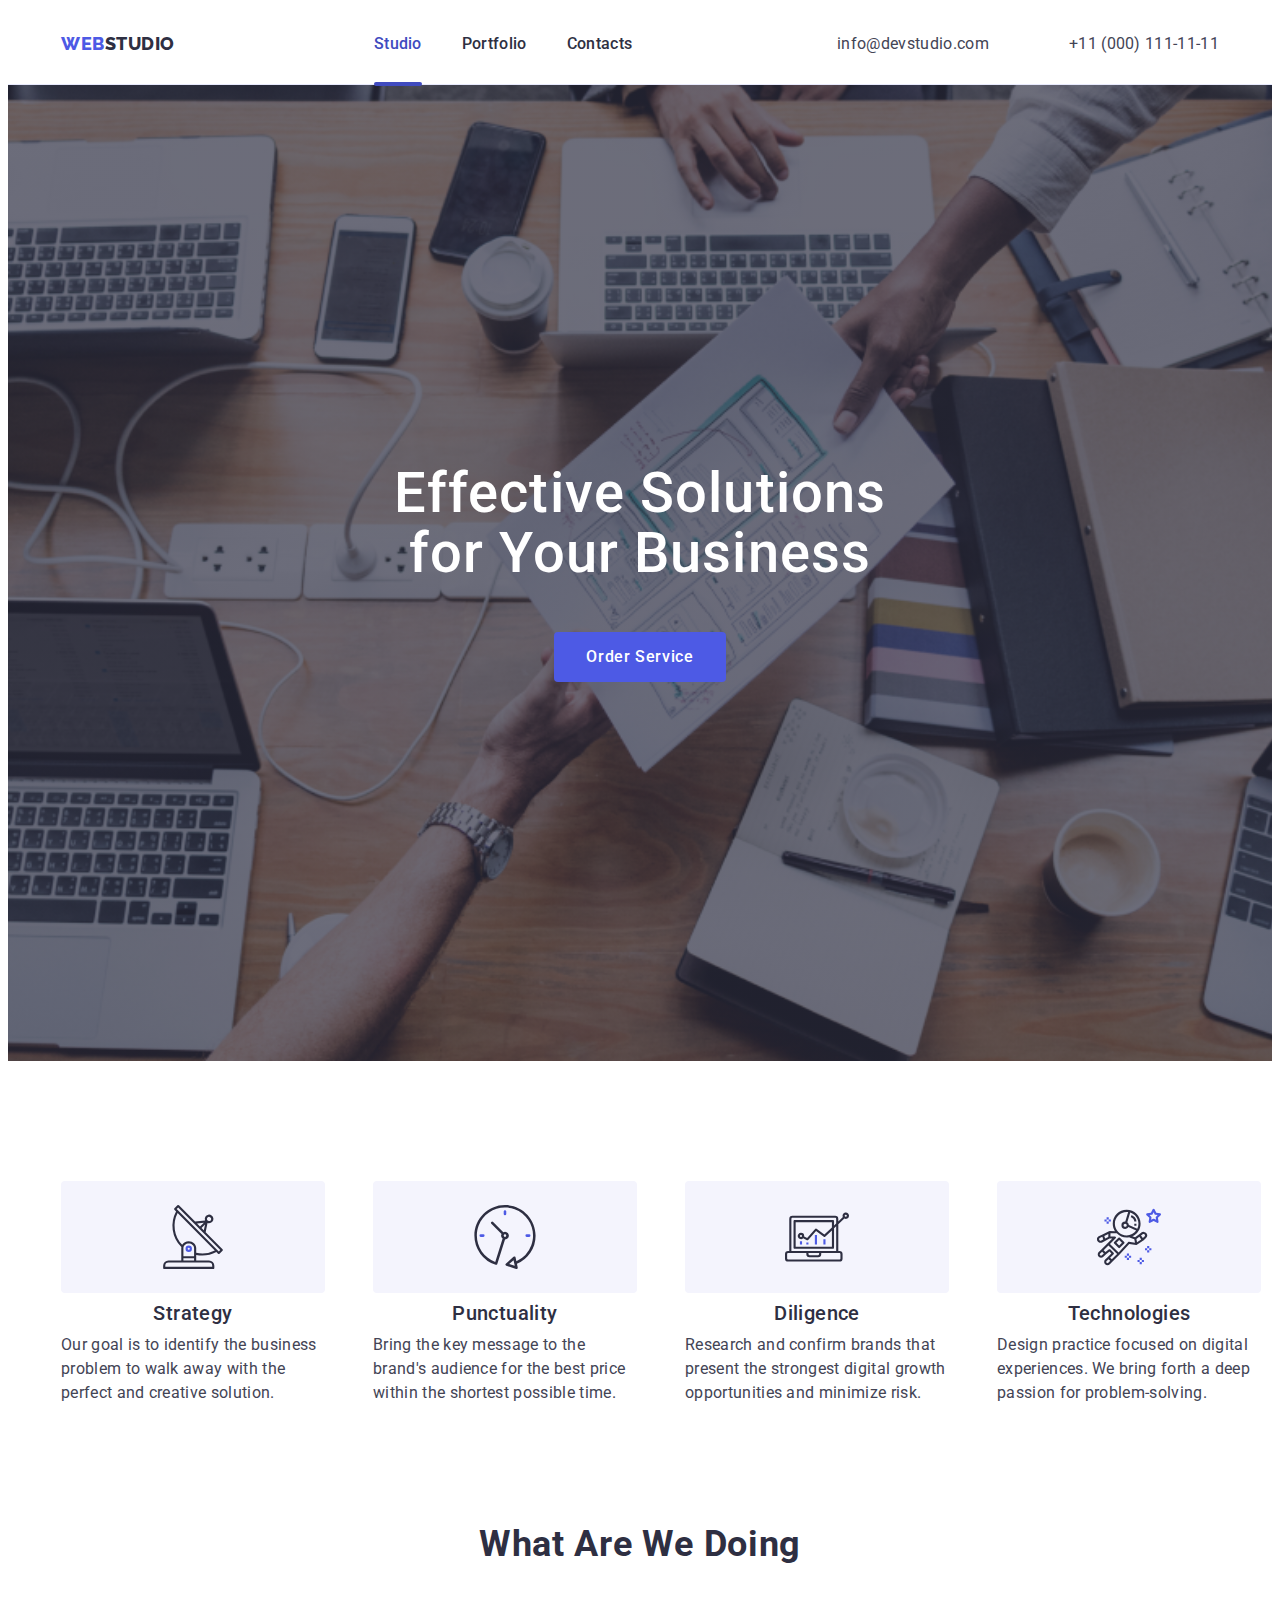
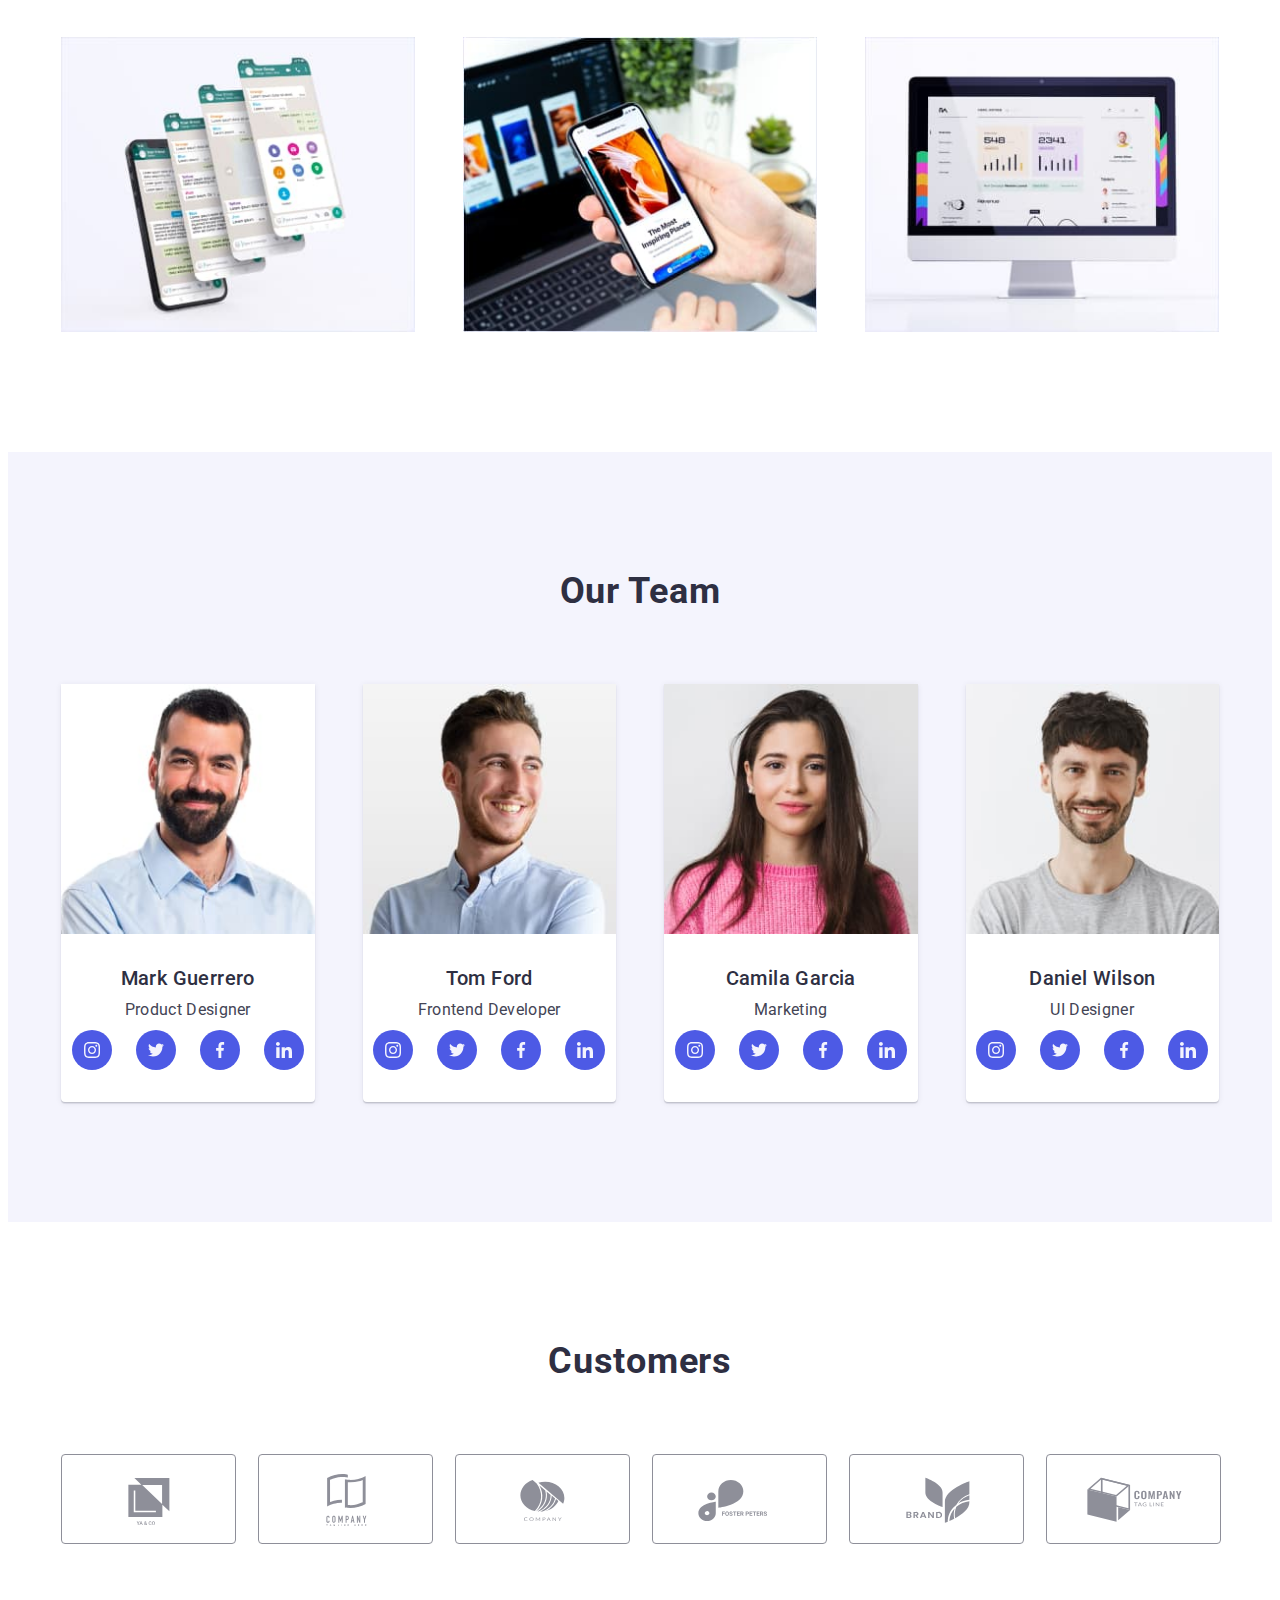
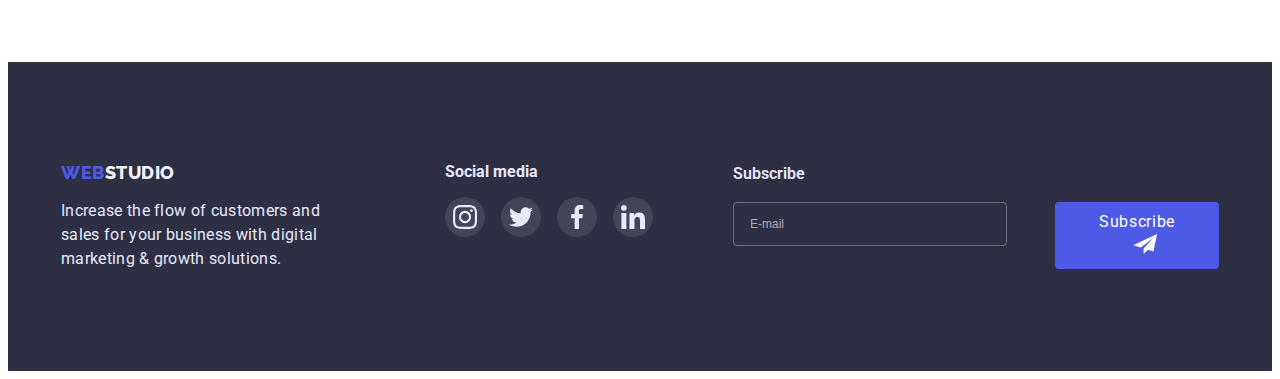
<file: index.html>
<!DOCTYPE html>
<html lang="en">
  <head>
    <meta charset="UTF-8" />
    <meta name="viewport" content="width=device-width, initial-scale=1.0" />
    <link
      href="https://fonts.googleapis.com/css2?family=Raleway:wght@800&family=Roboto:wght@400;500;700;900&display=swap"
      rel="stylesheet"
    />
    <link
      href="https://fonts.googleapis.com/css2?family=Raleway:wght@800&family=Roboto:wght@400;500;700;900&display=swap"
      rel="stylesheet"
    />
    <link
      rel="stylesheet"
      href="https://cdnjs.cloudflare.com/ajax/libs/modern-normalize/1.1.0/modern-normalize.min.css"
      integrity="sha512-wpPYUAdjBVSE4KJnH1VR1HeZfpl1ub8YT/NKx4PuQ5NmX2tKuGu6U/JRp5y+Y8XG2tV+wKQpNHVUX03MfMFn9Q=="
      crossorigin="anonymous"
      referrerpolicy="no-referrer"
    />
    <link rel="stylesheet" href="css/styles.css" />
    <link rel="stylesheet" href="css/mobile.css" />
    <link rel="stylesheet" href="css/tablet.css" />
    <link rel="stylesheet" href="css/desktop.css" />
    <title>Homework7</title>
  </head>
  <body>
    <header class="header">
      <div class="container header-container">
        <nav class="header-nav">
          <a class="logo link" href="./index.html"
            >Web<span class="logo-header">Studio</span></a
          >
          <ul class="header-list list">
            <li class="header-item">
              <a class="header-link link current" href="./index.html">
                <span class="current">Studio</span></a>
            </li>
            <li class="header-item">
              <a class="header-link link" href="./portfolio.html">Portfolio</a>
            </li>
            <li class="header-item">
              <a class="header-link link" href="">Contacts</a>
            </li>
          </ul>
        </nav>
        <ul class="header-contact list">
          <li class="header-item post">
              <a class="header-details link" href="mailto:info@devstudio.com"
              >info@devstudio.com</a
            >
          </li>
          <li class="header-item">
            <a class="header-details link" href="tel:+110001111111"
              >+11 (000) 111-11-11</a
            >
          </li>
        </ul>
      <button type="button" class="burger" data-menu-open>
          <svg class="burger-icon" width="30" height="19">
            <use href="./images/icons.svg#icon-hamburger"></use>
          </svg>
      </button>
      </div>
<div class="mobile-menu is-hidden" data-menu>
        <div class="mobile-container">
        <div class="mobile-top">
       <button type="button" class="mobile-close" data-menu-close>
          <svg class="mobile-x" width="8" height="8">
            <use href="./images/icons.svg#icon-modal-close"></use>
          </svg>
        </button>
        <nav class="mobile-nav">
        <ul class="mobile-list list">
            <li class="mobile-item">
              <a class="mobile-link link" href="./index.html">
                <span class="current">Studio</span></a>
            </li>
            <li class="mobile-item">
              <a class="mobile-link link" href="./portfolio.html">Portfolio</a>
            </li>
            <li class="mobile-item">
              <a class="mobile-link link" href="">Contacts</a>
            </li>
          </ul>
          </nav>
          </div>
          <div class="mobile-bottom">
          <ul class="mobile-contact list">
            <li class="mobile-item">
              <a class="mobile-tel link" href="tel:+110001111111">+11 (000) 111-11-11</a>
            </li>
            <li class="mobile-item post">
              <a class="mobile-details link" href="mailto:info@devstudio.com">info@devstudio.com</a>
            </li>
          </ul>
                      <ul class="mobile-media">
                        <li class="mobile-soc-item">
                          <a href="" class="mobile-soc-link link">
                            <svg class="mobile-soc-icon" width="16" height="16">
                              <use href="./images/icons.svg#icon-instagram"></use>
                            </svg>
                          </a>
                        </li>
                        <li class="mobile-soc-item">
                          <a href="" class="mobile-soc-link link">
                            <svg class="mobile-soc-icon" width="16" height="16">
                              <use href="./images/icons.svg#icon-twitter"></use>
                            </svg>
                          </a>
                        </li>
                        <li class="mobile-soc-item">
                          <a href="" class="mobile-soc-link link">
                            <svg class="mobile-soc-icon" width="16" height="16">
                              <use href="./images/icons.svg#icon-facebook"></use>
                            </svg>
                          </a>
                        </li>
                        <li class="mobile-soc-item">
                          <a href="" class="mobile-soc-link link">
                            <svg class="mobile-soc-icon" width="16" height="16">
                              <use href="./images/icons.svg#icon-linkedin"></use>
                            </svg>
                          </a>
                        </li>
                      </ul>
                      </div>
    </div>
    </div>
    </header>
    <main>
    <section class="topic">
        <div class="container topic-container">
          <h1 class="topic-title">Effective Solutions for Your Business</h1>
          <button type="button" class="topic-button" data-modal-open>Order Service</button>
        </div>
      </section>
      <section class="principle section">
        <div class="container">
          <ul class="principle-list list">
            <li class="principle-item item">
              <div class="principle-frame icon-anten"></div>
              <h3 class="principle-title">Strategy</h3>
              <p class="principle-text">
                Our goal is to identify the business problem to walk away with
                the perfect and creative solution.
              </p>
            </li>
            <li class="principle-item item">
              <div class="principle-frame icon-clock"></div>
              <h3 class="principle-title">Punctuality</h3>
              <p class="principle-text">
                Bring the key message to the brand's audience for the best price
                within the shortest possible time.
              </p>
            </li>
            <li class="principle-item item">
              <div class="principle-frame icon-diagram"></div>
              <h3 class="principle-title">Diligence</h3>
              <p class="principle-text">
                Research and confirm brands that present the strongest digital
                growth opportunities and minimize risk.
              </p>
            </li>
            <li class="principle-item item">
              <div class="principle-frame icon-astronaut"></div>
              <h3 class="principle-title">Technologies</h3>
              <p class="principle-text">
                Design practice focused on digital experiences. We bring forth a
                deep passion for problem-solving.
              </p>
            </li>
          </ul>
        </div>
      </section>
      <section class="visual section">
        <div class="container">
          <h2 class="visual-title name">What Are We Doing</h2>
          <ul class="visual-list list">
            <li class="visual-item item">
              <img
                src="./images/pic2.jpg"
                srcset="
                ./images/pic2.jpg    1x,
                ./images/pic2-2x.jpg 2x
                "
                alt="pic2.jpg"
                width="360"
                height="300"
              />
            </li>
            <li class="visual-item item">
              <img
                src="images/pic3.jpg"
                srcset="
                ./images/pic3.jpg    1x,
                ./images/pic3-2x.jpg 2x
                "
                alt="pic3.jpg"
                width="360"
                height="300"
              />
            </li>
            <li class="visual-item item">
              <img
                src="images/pic1.jpg"
                srcset="
                ./images/pic1.jpg    1x,
                ./images/pic1-2x.jpg 2x
                "
                alt="pic1.jpg"
                width="360"
                height="300"
              />
            </li>
          </ul>
        </div>
      </section>
      <section class="team section">
        <div class="container">
          <h2 class="team-title name">Our Team</h2>
          <ul class="team-list list">
            <li class="team-item item">
              <img
                src="./images/foto1.jpg"
                srcset="
                ./images/foto1.jpg    1x,
                ./images/foto1-2x.jpg 2x
                "
                alt="foto1.jpg"
                width="264"
                height="260"
              />
              <div class="team-text">
                <h3 class="team-name">Mark Guerrero</h3>
                <p class="team-position">Product Designer</p>
                      <ul class="team-media">
                        <li class="soc-item">
                          <a href="" class="soc-link link">
                            <svg class="soc-icon" width="16" height="16">
                              <use href="./images/icons.svg#icon-instagram"></use>
                            </svg>
                          </a>
                        </li>
                        <li class="soc-item">
                          <a href="" class="soc-link link">
                            <svg class="soc-icon" width="16" height="16">
                              <use href="./images/icons.svg#icon-twitter"></use>
                            </svg>
                          </a>
                        </li>
                        <li class="soc-item">
                          <a href="" class="soc-link link">
                            <svg class="soc-icon" width="16" height="16">
                              <use href="./images/icons.svg#icon-facebook"></use>
                            </svg>
                          </a>
                        </li>
                        <li class="soc-item">
                          <a href="" class="soc-link link">
                            <svg class="soc-icon" width="16" height="16">
                              <use href="./images/icons.svg#icon-linkedin"></use>
                            </svg>
                          </a>
                        </li>
                      </ul>

              </div>
            </li>
            <li class="team-item item">
              <img
                src="images/foto2.jpg"
                srcset="
                ./images/foto2.jpg    1x,
                ./images/foto2-2x.jpg 2x
                "
                alt="foto2.jpg"
                width="264"
                height="260"
              />
              <div class="team-text">
                <h3 class="team-name">Tom Ford</h3>
                <p class="team-position">Frontend Developer</p>
                        <ul class="team-media">
                          <li class="soc-item">
                            <a href="" class="soc-link link">
                              <svg class="soc-icon" width="16" height="16">
                                <use href="./images/icons.svg#icon-instagram"></use>
                              </svg>
                            </a>
                          </li>
                          <li class="soc-item">
                            <a href="" class="soc-link link">
                              <svg class="soc-icon" width="16" height="16">
                                <use href="./images/icons.svg#icon-twitter"></use>
                              </svg>
                            </a>
                          </li>
                          <li class="soc-item">
                            <a href="" class="soc-link link">
                              <svg class="soc-icon" width="16" height="16">
                                <use href="./images/icons.svg#icon-facebook"></use>
                              </svg>
                            </a>
                          </li>
                          <li class="soc-item">
                            <a href="" class="soc-link link">
                              <svg class="soc-icon" width="16" height="16">
                                <use href="./images/icons.svg#icon-linkedin"></use>
                              </svg>
                            </a>
                          </li>
                        </ul>
              </div>
            </li>
            <li class="team-item item">
              <img
                src="images/foto3.jpg"
                srcset="
                ./images/foto3.jpg    1x,
                ./images/foto3-2x.jpg 2x
                "
                alt="foto3.jpg"
                width="264"
                height="260"
              />
              <div class="team-text">
                <h3 class="team-name">Camila Garcia</h3>
                <p class="team-position">Marketing</p>
                        <ul class="team-media">
                          <li class="soc-item">
                            <a href="" class="soc-link link">
                              <svg class="soc-icon" width="16" height="16">
                                <use href="./images/icons.svg#icon-instagram"></use>
                              </svg>
                            </a>
                          </li>
                          <li class="soc-item">
                            <a href="" class="soc-link link">
                              <svg class="soc-icon" width="16" height="16">
                                <use href="./images/icons.svg#icon-twitter"></use>
                              </svg>
                            </a>
                          </li>
                          <li class="soc-item">
                            <a href="" class="soc-link link">
                              <svg class="soc-icon" width="16" height="16">
                                <use href="./images/icons.svg#icon-facebook"></use>
                              </svg>
                            </a>
                          </li>
                          <li class="soc-item">
                            <a href="" class="soc-link link">
                              <svg class="soc-icon" width="16" height="16">
                                <use href="./images/icons.svg#icon-linkedin"></use>
                              </svg>
                            </a>
                          </li>
                        </ul>
              </div>
            </li>
            <li class="team-item item">
              <img
                src="images/foto4.jpg"
                srcset="
                ./images/foto4.jpg    1x,
                ./images/foto4-2x.jpg 2x
                "
                alt="foto4.jpg"
                width="264"
                height="260"
              />
              <div class="team-text">
                <h3 class="team-name">Daniel Wilson</h3>
                <p class="team-position">UI Designer</p>
                        <ul class="team-media">
                          <li class="soc-item">
                            <a href="" class="soc-link link">
                              <svg class="soc-icon" width="16" height="16">
                                <use href="./images/icons.svg#icon-instagram"></use>
                              </svg>
                            </a>
                          </li>
                          <li class="soc-item">
                            <a href="" class="soc-link link">
                              <svg class="soc-icon" width="16" height="16">
                                <use href="./images/icons.svg#icon-twitter"></use>
                              </svg>
                            </a>
                          </li>
                          <li class="soc-item">
                            <a href="" class="soc-link link">
                              <svg class="soc-icon" width="16" height="16">
                                <use href="./images/icons.svg#icon-facebook"></use>
                              </svg>
                            </a>
                          </li>
                          <li class="soc-item">
                            <a href="" class="soc-link link">
                              <svg class="soc-icon" width="16" height="16">
                                <use href="./images/icons.svg#icon-linkedin"></use>
                              </svg>
                            </a>
                          </li>
                        </ul>
              </div>
            </li>
          </ul>
        </div>
      </section>
<section class="customers section">
<div class="container">
  <h2 class="customers-title name">Customers</h2>
<ul class="cust-comp">
    <li class="comp-item">
    <a href="" class="comp-link link">
      <svg class="comp-icon" width="104" height="56">
        <use href="./images/icons.svg#icon-Logo1"></use>
      </svg>
      </a>
    </li>
<li class="comp-item">
  <a href="" class="comp-link link">
    <svg class="comp-icon" width="104" height="56">
      <use href="./images/icons.svg#icon-Logo2"></use>
    </svg>
  </a>
</li>
<li class="comp-item">
  <a href="" class="comp-link link">
    <svg class="comp-icon" width="104" height="56">
      <use href="./images/icons.svg#icon-Logo3"></use>
    </svg>
  </a>
</li>
<li class="comp-item">
  <a href="" class="comp-link link">
    <svg class="comp-icon" width="104" height="56">
      <use href="./images/icons.svg#icon-Logo4"></use>
    </svg>
  </a>
</li>
<li class="comp-item">
  <a href="" class="comp-link link">
    <svg class="comp-icon" width="104" height="56">
      <use href="./images/icons.svg#icon-Logo5"></use>
    </svg>
  </a>
</li>
<li class="comp-item">
  <a href="" class="comp-link link">
    <svg class="comp-icon" width="104" height="56">
      <use href="./images/icons.svg#icon-Logo6"></use>
    </svg>
  </a>
</li>
  
</ul>
</div>
</section>
    </main>
<footer class="footer section">
      <div class="footer-container container">
        <section class="footer-one-section">
        <a class="logo logo-link" href="./index.html"
          >
        <span>Web</span><span class="logo-footer">Studio</span></a
        >
        
        <p class="footer-text">
        Increase the flow of customers and sales for your business with
          digital marketing & growth solutions.
        </p>

        </section>
        <section class="footer-soc">
        <h4 class="soc-h">Social media</h4>
        <ul class="footer-media">
          <li class="footer-soc-item">
          <a href="" class="footer-soc-link link">
          <svg class="footer-soc-icon" width="24" height="24">
            <use href="./images/icons.svg#icon-instagram"></use>
          </svg>
          </a>
          </li>
          <li class="footer-soc-item">
            <a href="" class="footer-soc-link link">
              <svg class="footer-soc-icon" width="24" height="24">
                <use href="./images/icons.svg#icon-twitter"></use>
              </svg>
            </a>
          </li>
          <li class="footer-soc-item">
            <a href="" class="footer-soc-link link">
              <svg class="footer-soc-icon" width="24" height="24">
                <use href="./images/icons.svg#icon-facebook"></use>
              </svg>
            </a>
          </li>
          <li class="footer-soc-item">
            <a href="" class="footer-soc-link link">
              <svg class="footer-soc-icon" width="24" height="24">
                <use href="./images/icons.svg#icon-linkedin"></use>
              </svg>
            </a>
          </li>
        </ul>
        </section>

        <form class="footer-form">
          <p class="footer-form-title">Subscribe</p>
          <div class="footer-form-form">
          <input
          type="email"
          class="footer-form-text"
          name="footer-messadge"
          placeholder="E-mail"
          id="subscribe-mail"
          />
          <button type="submit" id="subscribe-mail" class="footer-form-button">
          <span class="footer-button-form">
          Subscribe
          <svg class="footer-form-icon" width="24" height="20">
            <use href="./images/icons.svg#icon-icon-send"></use>
          </svg>
          </button>
          </span>
          </div>
        </form>
        </div>
     </footer>
     <div class="backdrop is-hidden" data-modal>
      <div class="modal">
        <button type="button" class="modal-close" data-modal-close>
          <svg class="modal-x" width="8" height="8">
            <use href="./images/icons.svg#icon-modal-close"></use>
          </svg>
        </button>
      <p class="modal-title">Leave your contacts and we will call you back</p>
      
      <form action="#" class="modal-form">
      
        <div class="modal-field">
        <label for="user-name" class="input-text">Name</label>
        <div class="input-wrap">
        <input 
        type="text" 
        class="modal-input" 
        name="user-name" 
        id="user-name"
        />
         <svg class="modal-icon" width="18" height="18">
          <use href="./images/icons.svg#icon-person-black"></use>
        </svg>
        </div>
        </div>

        <div class="modal-field">
          <label for="user-tel" class="input-text">Phone</label>
          <div class="input-wrap">
          <input 
          type="tel" 
          class="modal-input" 
          name="user-tel"
          id="user-tel"
          />
          <svg class="modal-icon" width="18" height="24">
          <use href="./images/icons.svg#icon-phone-black"></use>
          </svg>
          </div>
          </div>
      
        <div class="modal-field">
        <label for="user-email" class="input-text">Email</label>
        <div class="input-wrap">
        <input 
        type="email" 
        class="modal-input" 
        name="user-email"
        id="user-email"
        />
          <svg class="modal-icon" width="18" height="24">
          <use href="./images/icons.svg#icon-email-black"></use>
        </svg>
        </div>
        </div>

        <div class="modal-field">
        <label for="user-text" class="input-text">Comment</label>
        <textarea 
        name="user-comment" 
        id="user-text" 
        class="modal-comment" 
        placeholder="Text input"
        ></textarea>
        </div>
      
      
      <input
      type="checkbox" 
      name="privacy" 
      id="privacy" 
      value="true" 
      class="input-check vh"
      />
      <label for="privacy" class="check-text">
            <span>
              <svg class="check-icon" width="10" height="8">
                <use href="./images/icons.svg#icon-click"></use>
              </svg>
            </span>
        I accept the terms and conditions of the<a class="link-check" href="">Privacy Policy</a>
      </label>
      <div class="c-button">
      <button type="submit" class="modal-send">Send</button>
      </div>
      </form>

    </div>



     </div>
    <script src="./js/modal.js"></script>
    <script src="./js/menu.js"></script>
    </body>
</html>
</file>
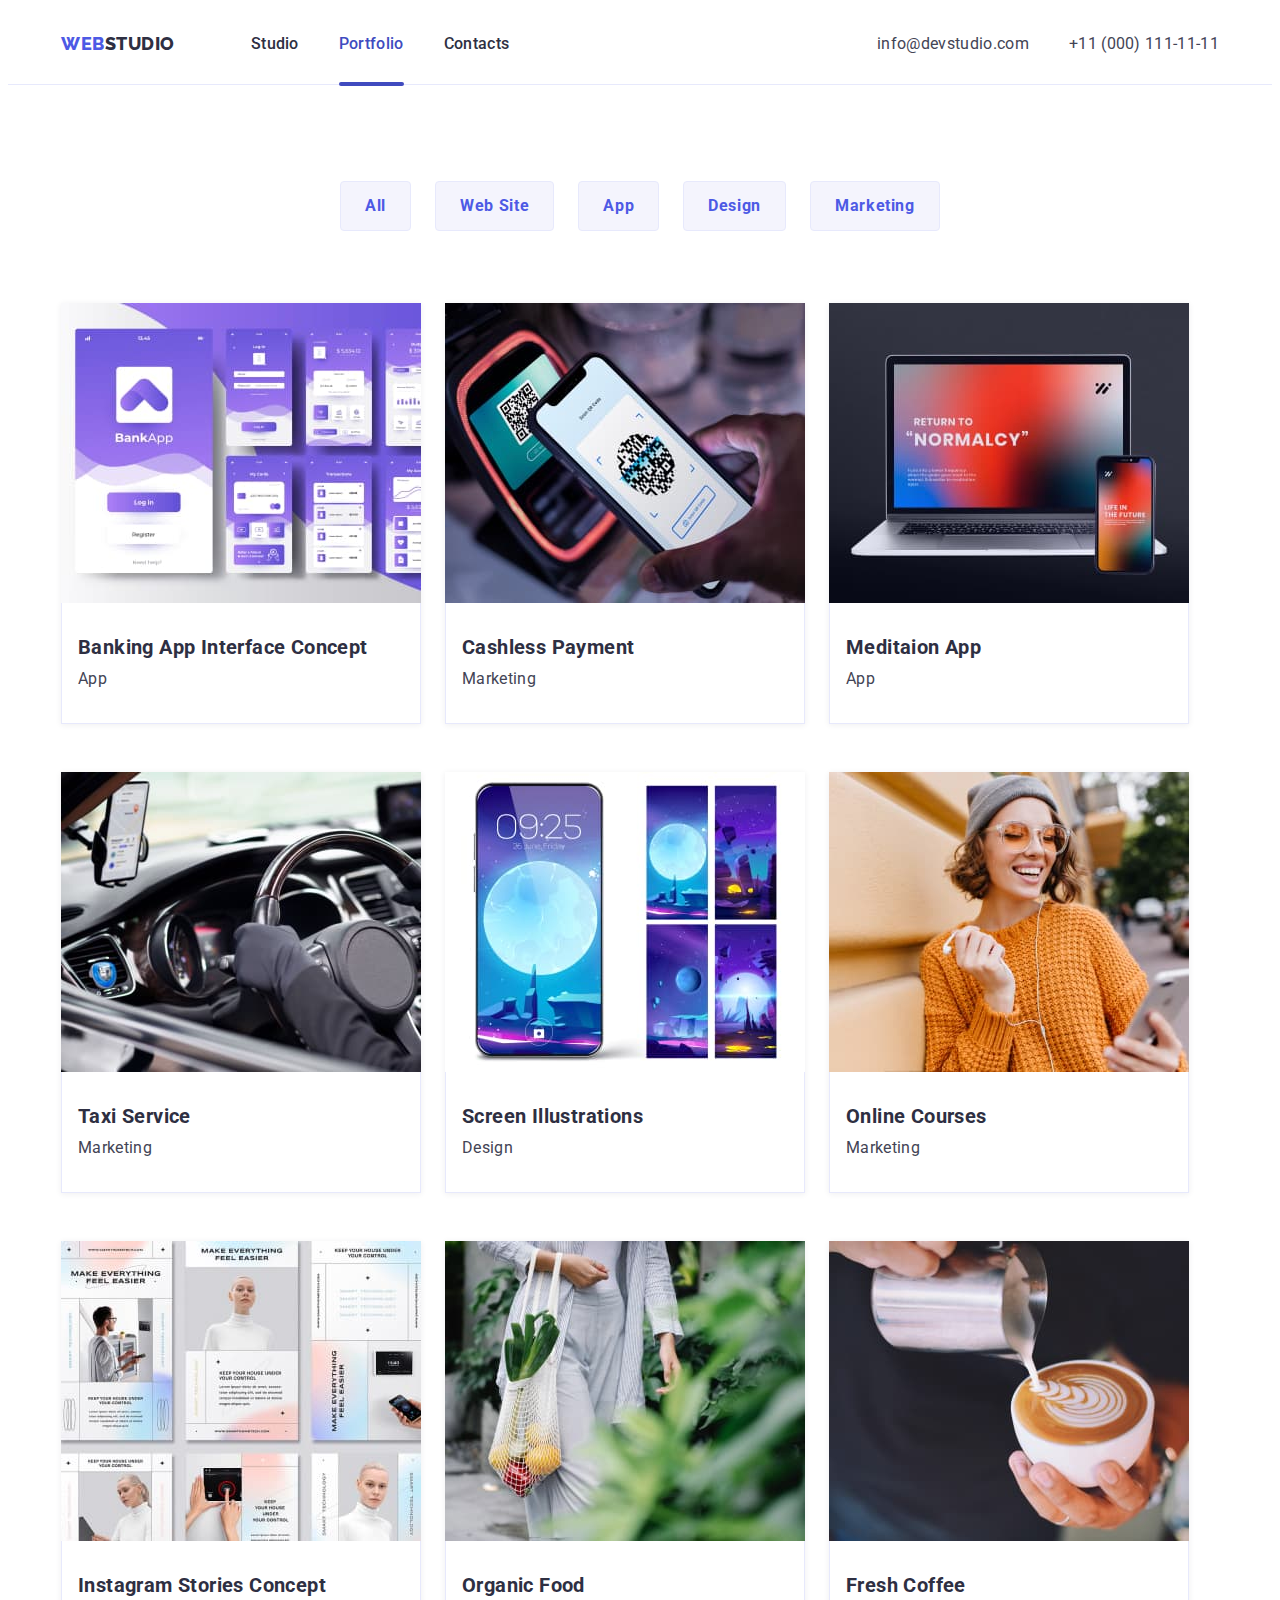
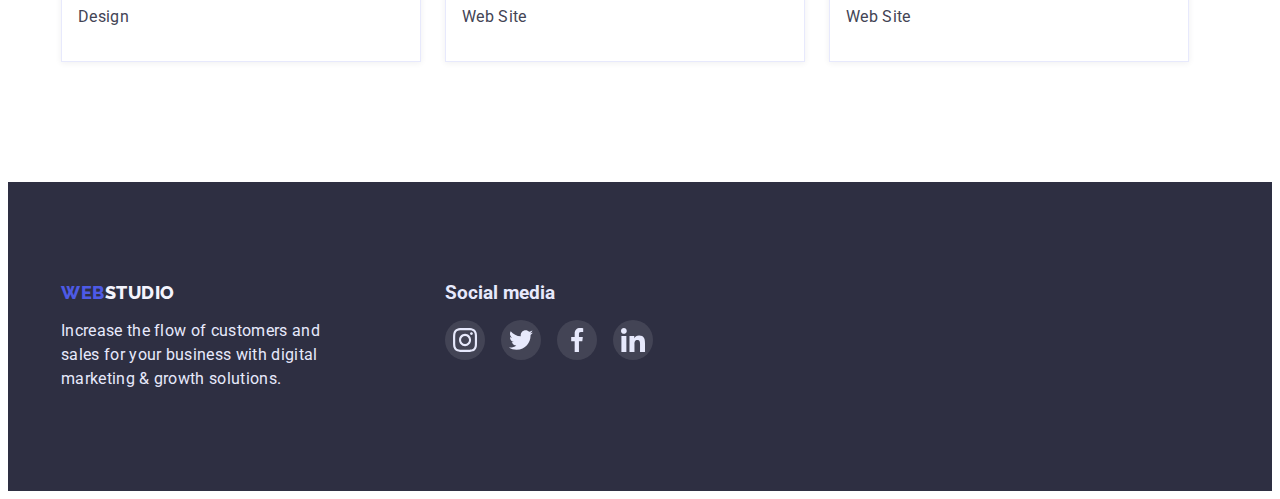
<file: portfolio.html>
<!DOCTYPE html>
<html lang="en">
  <head>
    <meta charset="UTF-8" />
    <meta name="viewport" content="width=device-width, initial-scale=1.0" />
    <link
      href="https://fonts.googleapis.com/css2?family=Raleway:wght@800&family=Roboto:wght@400;500;700;900&display=swap"
      rel="stylesheet"
    />
    <link
      href="https://fonts.googleapis.com/css2?family=Raleway:wght@800&family=Roboto:wght@400;500;700;900&display=swap"
      rel="stylesheet"
    />
    <link rel="stylesheet" href="https://cdnjs.cloudflare.com/ajax/libs/modern-normalize/1.1.0/modern-normalize.min.css"
      integrity="sha512-wpPYUAdjBVSE4KJnH1VR1HeZfpl1ub8YT/NKx4PuQ5NmX2tKuGu6U/JRp5y+Y8XG2tV+wKQpNHVUX03MfMFn9Q=="
      crossorigin="anonymous" referrerpolicy="no-referrer" />
    <link rel="stylesheet" href="css/styles.css" />
    <title>Homework3</title>
  </head>
  <body>
    <header class="header">
      <div class="container header-container">
        <nav class="header-nav">
          <a class="logo link" href="./index.html">Web<span class="logo-header">Studio</span></a>
          <ul class="header-list list">
            <li class="header-item">
              <a class="header-link link" href="./index.html">Studio</a>
            </li>
            <li class="header-item">
              <a class="header-link link current" href="./portfolio.html">
              <span class="current">Portfolio</span></a>
            </li>
            <li class="header-item">
              <a class="header-link link" href="">Contacts</a>
            </li>
          </ul>
        </nav>
        <ul class="header-contact list">
          <li class="header-item post">
            <a class="header-details link" href="mailto:info@devstudio.com">info@devstudio.com</a>
          </li>
          <li class="header-item">
            <a class="header-details link" href="tel:+110001111111">+11 (000) 111-11-11</a>
          </li>
        </ul>
      </div>
    </header>
    <main>
      <section class="section-port">
        <div class="container">
          <ul class="category list">
            <li><button type="button" class="category-button">All</button></li>
            <li>
              <button type="button" class="category-button">Web Site</button>
            </li>
            <li><button type="button" class="category-button">App</button></li>
            <li>
              <button type="button" class="category-button">Design</button>
            </li>
            <li>
              <button type="button" class="category-button">Marketing</button>
            </li>
          </ul>
          <ul class="banner list">
            <li class="banner-item">
              <a href="" class="banner-shadow">
              <div class="banner-animation">
              <img
                src="images/portfoliofoto1.jpg"
                alt="portfoliofoto1.jpg"
                width="360"
                height="300"
              />
              <div class="banner-text">
              <p>
                14 Stylish and User-Friendly App Design Concepts · Task Manager App · Calorie Tracker App · Exotic Fruit Ecommerce App ·
                Cloud Storage App
              </p>
              </div>
              </div>
              <div class="signature">
              <h3 class="banner-title">Banking App Interface Concept</h3>
              <p class="banner-category">App</p>
              </div>
              </a>
              </li>
            <li class="banner-item">
              <a href="" class="banner-shadow">
              <div class="banner-animation">
                <img src="images/portfoliofoto2.jpg" alt="portfoliofoto2.jpg" width="360" height="300" />
                <div class="banner-text">
                  <p>
                    14 Stylish and User-Friendly App Design Concepts · Task Manager App · Calorie Tracker App · Exotic Fruit Ecommerce
                    App ·
                    Cloud Storage App
                  </p>
                </div>
              </div>
              <div class="signature">
              <h3 class="banner-title">Cashless Payment</h3>
              <p class="banner-category">Marketing</p>
              </div>
              </a>
            </li>
            <li class="banner-item">
              <a href="" class="banner-shadow">
              <div class="banner-animation">
                <img src="images/portfoliofoto3.jpg" alt="portfoliofoto3.jpg" width="360" height="300" />
                <div class="banner-text">
                  <p>
                    14 Stylish and User-Friendly App Design Concepts · Task Manager App · Calorie Tracker App · Exotic Fruit Ecommerce
                    App ·
                    Cloud Storage App
                  </p>
                </div>
              </div>
              <div class="signature">
              <h3 class="banner-title">Meditaion App</h3>
              <p class="banner-category">App</p>
              </div>
              </a>
            </li>
            <li class="banner-item">
              <a href="" class="banner-shadow">
              <div class="banner-animation">
                <img src="images/portfoliofoto4.jpg" alt="portfoliofoto4.jpg" width="360" height="300" />
                <div class="banner-text">
                  <p>
                    14 Stylish and User-Friendly App Design Concepts · Task Manager App · Calorie Tracker App · Exotic Fruit Ecommerce
                    App ·
                    Cloud Storage App
                  </p>
                </div>
              </div>
              <div class="signature">
              <h3 class="banner-title">Taxi Service</h3>
              <p class="banner-category">Marketing</p>
              </div>
              </a>
            </li>
            <li class="banner-item">
              <a href="" class="banner-shadow">
              <div class="banner-animation">
                <img src="images/portfoliofoto5.jpg" alt="portfoliofoto5.jpg" width="360" height="300" />
                <div class="banner-text">
                  <p>
                    14 Stylish and User-Friendly App Design Concepts · Task Manager App · Calorie Tracker App · Exotic Fruit Ecommerce
                    App ·
                    Cloud Storage App
                  </p>
                </div>
              </div>
              <div class="signature">
              <h3 class="banner-title">Screen Illustrations</h3>
              <p class="banner-category">Design</p>
              </div>
              </a>
            </li>
            <li class="banner-item">
              <a href="" class="banner-shadow">
              <div class="banner-animation">
                <img src="images/portfoliofoto6.jpg" alt="portfoliofoto6.jpg" width="360" height="300" />
                <div class="banner-text">
                  <p>
                    14 Stylish and User-Friendly App Design Concepts · Task Manager App · Calorie Tracker App · Exotic Fruit Ecommerce
                    App ·
                    Cloud Storage App
                  </p>
                </div>
              </div>
              <div class="signature">
              <h3 class="banner-title">Online Courses</h3>
              <p class="banner-category">Marketing</p>
              </div>
              </a>
            </li>
            <li class="banner-item">
              <a href="" class="banner-shadow">
              <div class="banner-animation">
                <img src="images/portfoliofoto7.jpg" alt="portfoliofoto7.jpg" width="360" height="300" />
                <div class="banner-text">
                  <p>
                    14 Stylish and User-Friendly App Design Concepts · Task Manager App · Calorie Tracker App · Exotic Fruit Ecommerce
                    App ·
                    Cloud Storage App
                  </p>
                </div>
              </div>
              <div class="signature">
              <h3 class="banner-title">Instagram Stories Concept</h3>
              <p class="banner-category">Design</p>
              </div>
              </a>
            </li>
            <li class="banner-item">
              <a href="" class="banner-shadow">
              <div class="banner-animation">
                <img src="images/portfoliofoto8.jpg" alt="portfoliofoto8.jpg" width="360" height="300" />
                <div class="banner-text">
                  <p>
                    14 Stylish and User-Friendly App Design Concepts · Task Manager App · Calorie Tracker App · Exotic Fruit Ecommerce
                    App ·
                    Cloud Storage App
                  </p>
                </div>
              </div>
              <div class="signature">
              <h3 class="banner-title">Organic Food</h3>
              <p class="banner-category">Web Site</p>
              </div>
              </a>
            </li>
            <li class="banner-item">
              <a href="" class="banner-shadow">
              <div class="banner-animation">
                <img src="images/portfoliofoto9.jpg" alt="portfoliofoto9.jpg" width="360" height="300" />
                <div class="banner-text">
                  <p>
                    14 Stylish and User-Friendly App Design Concepts · Task Manager App · Calorie Tracker App · Exotic Fruit Ecommerce
                    App ·
                    Cloud Storage App
                  </p>
                </div>
              </div>
              <div class="signature">
              <h3 class="banner-title">Fresh Coffee</h3>
              <p class="banner-category">Web Site</p>
              </div>
              </a>
            </li>
          </ul>
        </div>
      </section>
    </main>
  <footer class="footer">
    <div class="container footer-container">
      <section>
        <a class="logo link" href="./index.html">Web<span class="logo-footer">Studio</span></a>
        <p class="footer-text">
          Increase the flow of customers and sales for your business with
          digital marketing & growth solutions.
        </p>
      </section>
      <section class="footer-soc">
        <h3 class="soc-h">Social media</h3>
        <ul class="footer-media">
          <li class="footer-soc-item">
            <a href="" class="footer-soc-link link">
              <svg class="footer-soc-icon" widht="24" height="24">
                <use href="./images/icons.svg#icon-instagram"></use>
              </svg>
            </a>
          </li>
          <li class="footer-soc-item">
            <a href="" class="footer-soc-link link">
              <svg class="footer-soc-icon" widht="24" height="24">
                <use href="./images/icons.svg#icon-twitter"></use>
              </svg>
            </a>
          </li>
          <li class="footer-soc-item">
            <a href="" class="footer-soc-link link">
              <svg class="footer-soc-icon" widht="24" height="24">
                <use href="./images/icons.svg#icon-facebook"></use>
              </svg>
            </a>
          </li>
          <li class="footer-soc-item">
            <a href="" class="footer-soc-link link">
              <svg class="footer-soc-icon" widht="24" height="24">
                <use href="./images/icons.svg#icon-linkedin"></use>
              </svg>
            </a>
          </li>
        </ul>
      </section>
    </div>
  </footer>
  </body>
</html>
</file>
<file: css/styles.css>
:root {
 --title-text-coior: #2e2f42;
  --topic-text-color: #ffffff;
  --principle-title: #2e2f42;
  --text-signatures: #434455;
  --topic-gradient: linear-gradient(rgba(46, 47, 66, 0.7),
      rgba(46, 47, 66, 0.7));
  --footer-text: #e7e9fc;
  --hover-animation: 250ms cubic-bezier(0.4, 0, 0.2, 1)
}
body {
  font-family: "Roboto", sans-serif;
  background-color: #ffffff;
}
.container {
  width: 1158px;
  padding-left: 15px;
  padding-right: 15px;
  margin: 0 auto;
}
.section {
  padding-top: 120px;
  padding-bottom: 120px;
}
.name {
  margin-bottom: 72px;
  text-align: center;
  }
.list {
  list-style: none;
  display: flex;
}
.link {
  text-decoration: none;
}
.item:nth-child(n + 2) {
  margin-left: 24px;
}
/* Logotipe */
.logo {
  font-family: "Raleway", sans-serif;
  color: #4d5ae5;
  font-weight: 800;
  font-size: 18px;
  line-height: 1.17;
  letter-spacing: 0.03em;
  text-transform: uppercase;
  }
.logo-header {
  color: #2e2f42;
}
.logo-footer {
  color: #f4f4fd;
}
/* .header */
.header {
  padding-top: 24px;
  padding-bottom: 28px;
  border-bottom: 1px solid #e7e9fc;
}
.header-nav {
  display: flex;
  align-items: center;
  margin-right: auto;
}
.header-container {
  display: flex;
}
.header-list {
  gap: 40px;
  margin-left: 76px;
}
.header-link {
  font-weight: 500;
  font-size: 16px;
  line-height: 1.5;
  letter-spacing: 0.02em;
  color: #2e2f42;
  position: relative;
  transition: color var(--hover-animation);
}
.header-link:hover,
.header-link:focus {
  color: #4d5ae5;
}

.current {
color: #404BBF;
}

.header-link.current::after
 {
  position: absolute;  
  display: block;
      content: "";
    width: 100%;
    height: 4px;
    left: 0px;
    top: 48px;
       background-color: #404BBF;
    border-radius: 2px;
    
}

.header-details {
  font-weight: 400;
  font-size: 16px;
  line-height: 1.5;
  letter-spacing: 0.02em;
  color: #434455;
  transition: color var(--hover-animation);
}

.header-details:hover,
.header-details:focus {
  color: #4d5ae5;
}

.post {
  margin-right: 40px;
}
/* Main index.html */
/* topic section */
.topic {
  display: flex;
  padding-top: 188px;
  padding-bottom: 188px;
  max-width: 1440px;
  height: 600px;
  margin-left: auto;
  margin-right: auto;
  background-image: 
  var(--topic-gradient),
  url(../images/people-office1.jpg);
  background-repeat: no-repeat;
  background-position: center;
  background-size: cover;
}
.topic-container {
  display: flex;
  justify-content: center;
  align-items: center;
  flex-direction: column;
}
.topic-title {
  font-weight: 500;
  font-size: 56px;
  line-height: 1.07;
  text-align: center;
  letter-spacing: 0.02em;
  color: var(--topic-text-color);
  width: 494px;
}
.topic-button {
  font-family: "Roboto", sans-serif;
font-style: normal;
    font-weight: 500;
    font-size: 16px;
    line-height: 1.17;
    letter-spacing: 0.04em;
  margin-top: 48px;
  display: flex;
  flex-direction: row;
  align-items: flex-start;
  padding: 16px 32px;
  gap: 10px;
  border-radius: 4px;
  border: none;
  color: #ffffff;
  background-color: #4d5ae5;
  transition: background-color var(--hover-animation), box-shadow var(--hover-animation);
}
.topic-button:hover ,
.topic-button:focus {
  background-color: #404BBF;;
  box-shadow: 0px 4px 4px rgba(0, 0, 0, 0.15);
}

/* principle & team section */
.principle-title,
.team-name {
  font-weight: 500;
  font-size: 20px;
  line-height: 1.2;
  letter-spacing: 0.02em;
  color: var(--principle-title);
}

.principle-text {
  margin-top: 8px;
  width: 264px;
}
.principle-text,
.team-position {
  font-weight: 400;
  font-size: 16px;
  line-height: 1.5;
  letter-spacing: 0.02em;
  color: var(--text-signatures);
}

.principle-frame {
  width: 264px;
  height: 112px;
  background-color: #F4F4FD;
  border-radius: 4px;
  display: flex;
  align-items: center;
  justify-content: center;

}
.principle-frame::before {
  display: inline-block;
  content: "";
background-size: contain;
background-repeat: no-repeat;
background-position: center;
width: 64px;
  height: 64px;

}

.icon-anten::before {
  background-image: url('../images/antenna.svg');
}

.icon-clock::before {
  background-image: url('../images/clock.svg');
}

.icon-diagram::before {
  background-image: url('../images/diagram.svg');
}

.icon-astronaut::before {
  background-image: url('../images/astronaut.svg');
}

.principle-title {
  margin-top: 8px;
}

.visual-title,
.team-title,
.customers-title {
  font-weight: 700;
  font-size: 36px;
  line-height: 1.11;
  letter-spacing: 0.02em;
  color: var(--title-text-coior);
}

.team {
  background-color: #f4f4fd;
}
.team-item {
  background-color: #ffffff;
  box-shadow: 0px 1px 6px rgba(46, 47, 66, 0.08), 0px 1px 1px rgba(46, 47, 66, 0.16), 0px 2px 1px rgba(46, 47, 66, 0.08);
  border-radius: 0px 0px 4px 4px;
}
.team-text {
  margin-top: 32px;
  margin-bottom: 32px;
  text-align: center;  
}
.team-position {
  margin-top: 8px;
}
.team-media
{
  display: flex;
  justify-content: center;
  gap: 24px;
  margin-top: 8px;
}
.soc-item {
  width: 40px;
  height: 40px;
}
.soc-link {
  width: 100%;
  height: 100%;
  background-color: #4D5AE5;
  border-radius: 50%;
  display: flex;
  align-items: center;
  justify-content: center;
  transition: background-color var(--hover-animation);
}
.soc-link:hover,
.soc-link:focus {
  background-color: #404BBF;
}
.soc-icon {
  fill: #F4F4FD;
}

.customers {
  padding-top: 130px;
  padding-bottom: 120px;
}

.cust-comp {
  display: flex;
  gap: 24px;
}

.comp-item {
width: 168px;
  height: 88px;
}

.comp-link {
width: 100%;
  height: 100%;
  border: 1px solid #8E8F99;
  border-radius: 4px;
  display: flex;
  align-items: center;
  justify-content: center;
  transition: border-color var(--hover-animation);
}
.comp-link:hover,
.comp-link:focus
 {
border-color: #404BBF;
}
.comp-link:hover .comp-icon,
.comp-link:focus
.comp-icon {
  fill: #404BBF;
}
.comp-icon {
  fill: #8E8F99;
  transition: fill var(--hover-animation);
}

/* footer */
.footer {

  background-color: #2e2f42;
  padding-top: 100px;
  padding-bottom: 100px;
  
}

.footer-container {
  display: flex;

}

.footer-text {
  font-weight: 400;
  font-size: 16px;
  line-height: 1.5;
  letter-spacing: 0.02em;
  color: var(--footer-text);
  width: 264px;
  margin-top: 16px;
}

.footer-soc {
  margin-left: 120px;
  margin-right: 80px;
}

.soc-h {
  margin-bottom: 16px;
  color: var(--footer-text);
      
}

.footer-media {
  display: flex;
  justify-content: center;
  gap: 16px;
  
}

.footer-soc-item {
width: 40px;
height: 40px;
}

.footer-soc-link {
width: 100%;
height: 100%;
background-color: rgba(255, 255, 255, 0.1);
border-radius: 50%;
display: flex;
align-items: center;
justify-content: center;
transition: background-color var(--hover-animation);
}
.footer-soc-link:hover,
.footer-soc-link:focus {
  background-color: #31D0AA;
}

.footer-soc-icon {
  fill: var(--footer-text);
}

.footer-form-title {
  color: var(--footer-text);
  font-weight: 600;
  font-size: 16px;
  line-height: 1.5;
  margin-bottom: 16px;
}

.footer-form-form {
  display: flex;
  justify-content: center;
  text-align: center;
}  


.footer-form-text {
  width: 259px;
  height: 40px;
  padding-left: 16px;
  margin-right: 24px;
  background-color: transparent;
  border: 1px solid rgba(255, 255, 255, 0.3);
  border-radius: 4px;
  outline: none;
  transition: border-color var(--hover-animation);
}

.footer-form-text:focus {
  border-color: #4D5AE5;
  color: #FFFFFF;
}

.footer-form-text::placeholder {
  font-weight: 400;
  font-size: 12px;
  line-height: 2;
  color: rgba(255, 255, 255, 0.6);
}

.footer-form-button {
  font-family: "Roboto", sans-serif;
  font-style: normal;
  font-weight: 400;
  font-size: 16px;
  line-height: 1.5;
  letter-spacing: 0.04em;
  border-radius: 4px;
  border: none;
  color: #ffffff;
  fill: #ffffff;
  background-color: #4d5ae5;
  transition: background-color var(--hover-animation), box-shadow var(--hover-animation);
  padding: 8px 24px;
}

.footer-form-button:hover,
.footer-form-button:focus {
  background-color: #404BBF;
  box-shadow: 0px 4px 4px rgba(0, 0, 0, 0.15);
}

.footer-form-icon {
  margin-left: 16px;
}

.backdrop {
  width: 100%;
  height: 100%;
  background-color: rgba(46, 47, 66, 0.4);
  position: fixed;
  top: 0;
  transition: opacity var(--hover-animation), visibility var(--hover-animation);
}

.modal {
  position: absolute;
  margin-top: 88px;
  left: 50%;
  width: 408px;
  min-height: 576px;
  padding: 24px;
  background-color: #FCFCFC;
  box-shadow: 0px 1px 1px rgba(0, 0, 0, 0.14), 0px 1px 3px rgba(0, 0, 0, 0.12), 0px 2px 1px rgba(0, 0, 0, 0.2);
  border-radius: 4px;
  transform: translatex(-50%) scaley(1);
  transition: transform var(--hover-animation);
}

.backdrop.is-hidden .modal {
  transform: translateX(-50%) scaley(0);
}

.modal-close {
display: flex;
margin-left: auto;
align-items: center;
  justify-content: center;
  width: 24px;
  height: 24px;
  border-radius: 50%;
  background-color: #E7E9FC;
  border: 1px solid rgba(0, 0, 0, 0.1);
  transition: background-color var(--hover-animation);
}
.modal-close:hover,
.modal-close:focus
 {
  background-color: #404BBF;
}

.modal-title {
  font-weight: 500;
  font-size: 16px;
  line-height: 1.17;
  text-align: center;
  margin-bottom: 14px;
  margin-top: 24px;
}

.modal-field {
  margin-bottom: 8px;
}

.modal-icon {
  position: absolute;
  left: 16px;
  top: 50%;
  transform: translateY(-50%);
}

.input-wrap {
position: relative;
}

.modal-input {
  width: 100%;
  height: 40px;
  padding-left: 38px;
  background-color: transparent;
  border: 1px solid rgba(33, 33, 33, 0.2);
  border-radius: 4px;
  outline: none;
  transition: border-color var(--hover-animation);
  }

.modal-input:focus
{
  border-color: #4D5AE5;
}

.modal-icon {
  fill: transparent;
  transition: fill var(--hover-animation);
}

.modal-input:focus + .modal-icon {
  fill: #4D5AE5;
}



.input-text {
  font-weight: 400;
  font-size: 12px;
  line-height: 1.33;
  color: #8E8F99;
  display: inline-block;
  margin-bottom: 4px;
}


.modal-comment {
  width: 100%;
  height: 120px;
  background-color: transparent;
  border: 1px solid rgba(33, 33, 33, 0.2);
  border-radius: 4px;
  padding: 8px 16px;
  outline: none;
  resize: none;
  transition: border-color var(--hover-animation);
}

.modal-comment:focus {
  border-color: #4D5AE5;
}

.modal-comment::placeholder
{
  font-size: 12px;
  font-weight: 400;
  line-height: 1.33;
  color: rgba(117, 117, 117, 0.5);
}

.modal-x {
  transition: fill var(--hover-animation);
}

.modal-close:hover .modal-x,
.modal-close:focus .modal-x
{
fill: #FFFFFF;
}

.is-hidden {
  opacity: 0;
  visibility: hidden;
  pointer-events: none;
}

.check-text {
  font-weight: 400;
    font-size: 12px;
    line-height: 1.33;
    color: #757575;
    display: flex;
}

/*.check-text::before {
  content: '';
width: 16px;
height: 16px;
border: 1.25px solid #000000;
border-radius: 2px;
margin-right: 8px;
}

.input-check:checked + .check-text::before {
background-color: #404BBF;
border: none;
background-image: url(../images/clock.svg);
background-repeat: no-repeat;
background-position: center;
}*/

.vh {
  position: absolute;
  width: 1px;
  height: 1px;
  margin: -1px;
  border: 0;
  padding: 0;
  white-space: nowrap;
  clip-path: inset(100%);
  clip: rect(0 0 0 0);
  overflow: hidden;
}

.check-text span {
  width: 16px;
  height: 16px;
  border: 1.25px solid #000000;
  border-radius: 2px;
  margin-right: 7px;
  display: flex;
    align-items: center;
    justify-content: center;
    fill: transparent;
    margin-bottom: 24px;
    transition: fill var(--hover-animation) border-color var(--hover-animation) background-color var(--hover-animation);
}

.input-check:checked + .check-text span 
{
  fill: #F4F4FD;
  border: none;
  background-color: #404BBF;
}

.modal-send {
  font-family: "Roboto", sans-serif;
  font-style: normal;
  font-weight: 500;
  font-size: 16px;
  line-height: 1.17;
  letter-spacing: 0.04em;
  padding: 16px 32px;
  border-radius: 4px;
  border: none;
  color: #ffffff;
  background-color: #4d5ae5;
  transition: background-color var(--hover-animation), box-shadow var(--hover-animation);
  }

.modal-send:hover,
.modal-send:focus {
  background-color: #404BBF;
  box-shadow: 0px 4px 4px rgba(0, 0, 0, 0.15);
}

.c-button {
  text-align: center;
}

.link-check {
  text-decoration: underline;
  color: #4D5AE5;
  margin-left: 4px;
}

/* Portfolio */
.section-port {
  padding-top: 96px;
  padding-bottom: 120px;
}
.category {
  margin-bottom: 72px;
  gap: 24px;
  display: flex;
  justify-content: center;
}
.category-button {
  font-family: "Roboto";
  font-weight: 700;
  font-size: 16px;
  line-height: 1.5;
  letter-spacing: 0.04em;
  color: #4d5ae5;
  background-color: #f4f4fd;
  cursor: pointer;
  display: flex;
  align-items: center;
  text-align: center;
  border: 1px solid #e7e9fc;
  border-radius: 4px;
  padding: 12px 24px;
  transition: background-color var(--hover-animation), color var(--hover-animation), box-shadow var(--hover-animation);
}
.category-button:hover,
.category-button:focus {
  background-color: #4d5ae5;
  color: #ffffff;
  box-shadow: 0px 3px 1px rgba(0, 0, 0, 0.1),
    0px 2px 1px rgba(0, 0, 0, 0.08),
    0px 2px 2px rgba(0, 0, 0, 0.12);
}

.banner-shadow {
  display: block;
  box-shadow: 0px 1px 6px rgba(46, 47, 66, 0.08);
  transition: box-shadow var(--hover-animation);
}

.banner-shadow:hover,
.banner-shadow:focus {
  box-shadow: 0px 1px 6px rgba(46, 47, 66, 0.08),
  0px 1px 1px rgba(46, 47, 66, 0.16),
  0px 2px 1px rgba(46, 47, 66, 0.08);

}

.banner {
  column-gap: 24px;
  row-gap: 48px;
  flex-wrap: wrap;
  }


.banner-animation {
position: relative;
overflow: hidden;
}

.banner-shadow:hover .banner-text,
.banner-shadow:focus .banner-text {
  transform: translateY(0%);
}

.banner-text {
position: absolute;
top: 0;
font-weight: 400;
font-size: 16px;
line-height: 1.5;
letter-spacing: 0.02em;
color: #F4F4FD;
background-color: #4D5AE5;
padding-top: 40px;
padding-left: 32px;
padding-right: 32px;
height: 100%;
transform: translateY(100%);
transition: transform var(--hover-animation);
overflow: auto;
}

.banner-title {
  font-weight: 700;
  font-size: 20px;
  line-height: 1.2;
  letter-spacing: 0.02em;
  color: var(--principle-title);
}
.banner-category {
  font-weight: 400;
  font-size: 16px;
  line-height: 1.5;
  letter-spacing: 0.02em;
  color: var(--text-signatures);
  margin-top: 8px;
}

.signature {
  padding-left: 16px;
  padding-top: 32px;
  padding-bottom: 32px;
  border: 1px solid #E7E9FC;
  border-top: none;
}
a {
  text-decoration: none;
  color: inherit;
}
p,
h1,
h2,
h3,
h4,
h5,
h6 {
  margin: 0;
}
button {
  cursor: pointer;
}
ul,
ol {
  list-style: none;
  margin: 0;
  padding: 0;
}
img {
  display: block;
  max-width: 100%;
  height: auto;
}
</file>
<file: css/mobile.css>
@media screen and (min-width: 480px) {

        .container {
                width: 428px;
        }

.mobile-tel {
        font-weight: 600;
        font-size: 36px;
        line-height: 1.1;
        color: #4d5ae5;
        transition: background-color var(--hover-animation);
}

.topic-title {
        font-weight: 700;
        font-size: 36px;
        line-height: 1.11;
        letter-spacing: 0.02em;
        text-align: center;
        width: 319px;
}


}
</file>
<file: css/tablet.css>
@media screen and (min-width: 768px) {


    .container {
        width: 768px;
    }


.header-list {
display: flex;
    gap: 40px;

}

.header-nav {
    display: flex;
    gap: 123px;
}

.header-link {
    font-weight: 500;
    font-size: 16px;
    line-height: 1.5;
    letter-spacing: 0.02em;
    color: #2e2f42;
    position: relative;
    transition: color var(--hover-animation);
}

.header-link:hover,
.header-link:focus {
    color: #4d5ae5;
}

.header-contact {
    display: block;
    margin-right: 0;
    
}

.burger {
    display: none;
}
.mobile-menu {
    display: none;
}

.current {
    color: #404BBF;
}

.header-link.current::after {
    position: absolute;
    display: block;
    content: "";
    width: 100%;
    height: 4px;
    left: 0px;
    top: 48px;
    background-color: #404BBF;
    border-radius: 2px;

}

.header-details {
    font-weight: 400;
    font-size: 16px;
    line-height: 1.5;
    letter-spacing: 0.02em;
    color: #434455;
    transition: color var(--hover-animation);
}

.header-details:hover,
.header-details:focus {
    color: #4d5ae5;
}



       .topic {
                padding-top: 112px;
                padding-bottom: 108px;

                background-image:
                        var(--topic-gradient),
                        url(../images/people-offfice-768.jpg);
        }

@media (min-device-pixel-ratio: 2),
(min-resolution: 192dpi),
(min-resolution: 2dppx) {
    .topic {
        background-image: var(--topic-gradient),
                url(../images/people-offfice-768-2x.jpg);
            }
        }

.topic-title {
    font-weight: 500;
    font-size: 56px;
    line-height: 1.07;
    text-align: center;
    letter-spacing: 0.02em;
    width: 494px;
}


.topic-button {
    margin-top: 40px;
}


    .principle-list {
        row-gap: 72px;
        column-gap: 24px;
    }

    .principle-item {
        width: calc((100% - 24px) / 2);
    }

    .principle-title {
        text-align: left;
    }


    .comp-item {
        width: calc((100% - 60px) / 3);
    }


    .team {
        padding-bottom: 104px;
    }

    .team-list {
        row-gap: 64px;
        column-gap: 24px;
    }


.cust-comp {
    gap: 72px;
    column-gap: 24px;

}

.comp-item {
    width: 168px;
    height: 88px;
}

.footer-container {
    justify-content: left;
    text-align: left;
    column-gap: 24px;
    row-gap: 72px;
    margin-left: 92px;
}

.footer>.container {
    width: 582px;
}


.footer-soc {
    width: auto;
}


.footer-form-form {
    display: flex;
    gap: 24px;
}



.footer-form-text {
    margin-bottom: auto;
    width: 264px;
}



}
</file>
<file: css/desktop.css>
@media screen and (min-width: 1200px) {

    .container {
        width: 1158px;
    }

    .section {
        padding-top: 120px;
        padding-bottom: 120px;
    }


.header {
    
    padding-bottom: 28px;
}


.header-contact {
    display: flex;
    gap: 40px;
}


    .topic {
        padding-top: 188px;
        padding-bottom: 188px;
        max-width: 1440px;
        height: 600px;
        background-image:
            var(--topic-gradient),
            url(../images/people-office-1400.jpg);
    }

@media (min-device-pixel-ratio: 2),
(min-resolution: 192dpi),
(min-resolution: 2dppx) {
    .topic {
        background-image: var(--topic-gradient),
            url(../images/people-office-1400-2x.jpg);
    }
}


.topic-button {
    margin-top: 48px;
}

.principle {
    padding-bottom: 0;
}

    .principle-list {
        flex-wrap: nowrap;
        gap: 24px;
    }

    .principle-item {
        width: 264px;
    }

    .principle-title {
        font-weight: 500;
        font-size: 20px;
        line-height: 1.2;
        letter-spacing: 0.02em;
        color: var(--principle-title);
             margin-top: 8px;
            text-align: center;
        
    }


    .principle-frame {
        width: 264px;
        height: 112px;
        background-color: #F4F4FD;
        border-radius: 4px;
        display: flex;
        align-items: center;
        justify-content: center;

    }

    .principle-frame::before {
        display: inline-block;
        content: "";
        background-size: contain;
        background-repeat: no-repeat;
        background-position: center;
        width: 64px;
        height: 64px;

    }

    .icon-anten::before {
        background-image: url('../images/antenna.svg');
    }

    .icon-clock::before {
        background-image: url('../images/clock.svg');
    }

    .icon-diagram::before {
        background-image: url('../images/diagram.svg');
    }

    .icon-astronaut::before {
        background-image: url('../images/astronaut.svg');
    }


    .visual {
        display: block;
    }

    .visual-list {
        display: flex;
        justify-content: center;
        gap: 24px;
    }

    .team-list {
        justify-content: space-between;
        flex-wrap: nowrap;

    }

    .comp-item {
        width: calc((100% - 120px) / 6);
    }


    .customers>.container {
         width: 1158px;
    }

.footer {
    padding-top: 100px;
    padding-bottom: 100px;
}

.footer-container {
    flex-wrap: nowrap;
    gap: 0;
    margin-left: auto;
}

.footer>.container {
    width: 1158px;
}


.footer-one-section {
    width: 264px;
}

.footer-soc {
    margin-left: 120px;
    margin-right: 80px;
}

}
</file>
